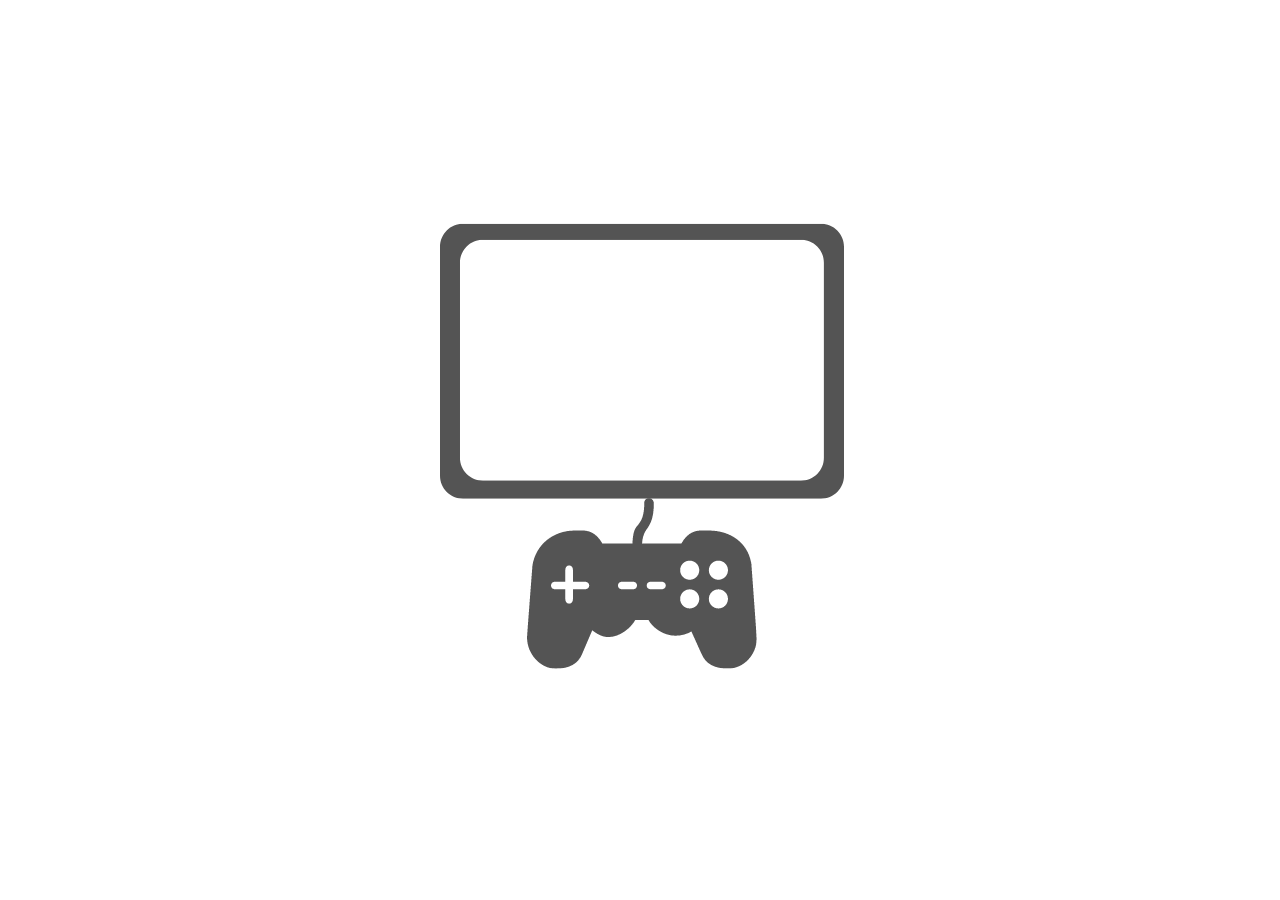
<file: quiz/index.html>
<!DOCTYPE html>
<html lang="ja">
<head>
    <meta charset="UTF-8">
    <meta http-equiv="X-UA-Compatible" content="IE=edge">
    <meta name="viewport" content="width=device-width, initial-scale=1.0">
    <title>SNACクイズ</title>
    <link rel="stylesheet" type="text/css" href="./css/style.css">
    <link href="https://fonts.googleapis.com/css2?family=DotGothic16&display=swap" rel="stylesheet">
    <link rel="icon" href="./img/snac_fb.png">
</head>
<body class="icon">
    <div class="snac">
    <p class="snac_submit" ><input type="submit" onclick="location.href='title.html'"name="submit9" value="SNAC"></p>
</div>
<audio id="btn_SNAC">
    <source src="./se/serect2.mp3">
  </audio>
</body>
</html>
</file>
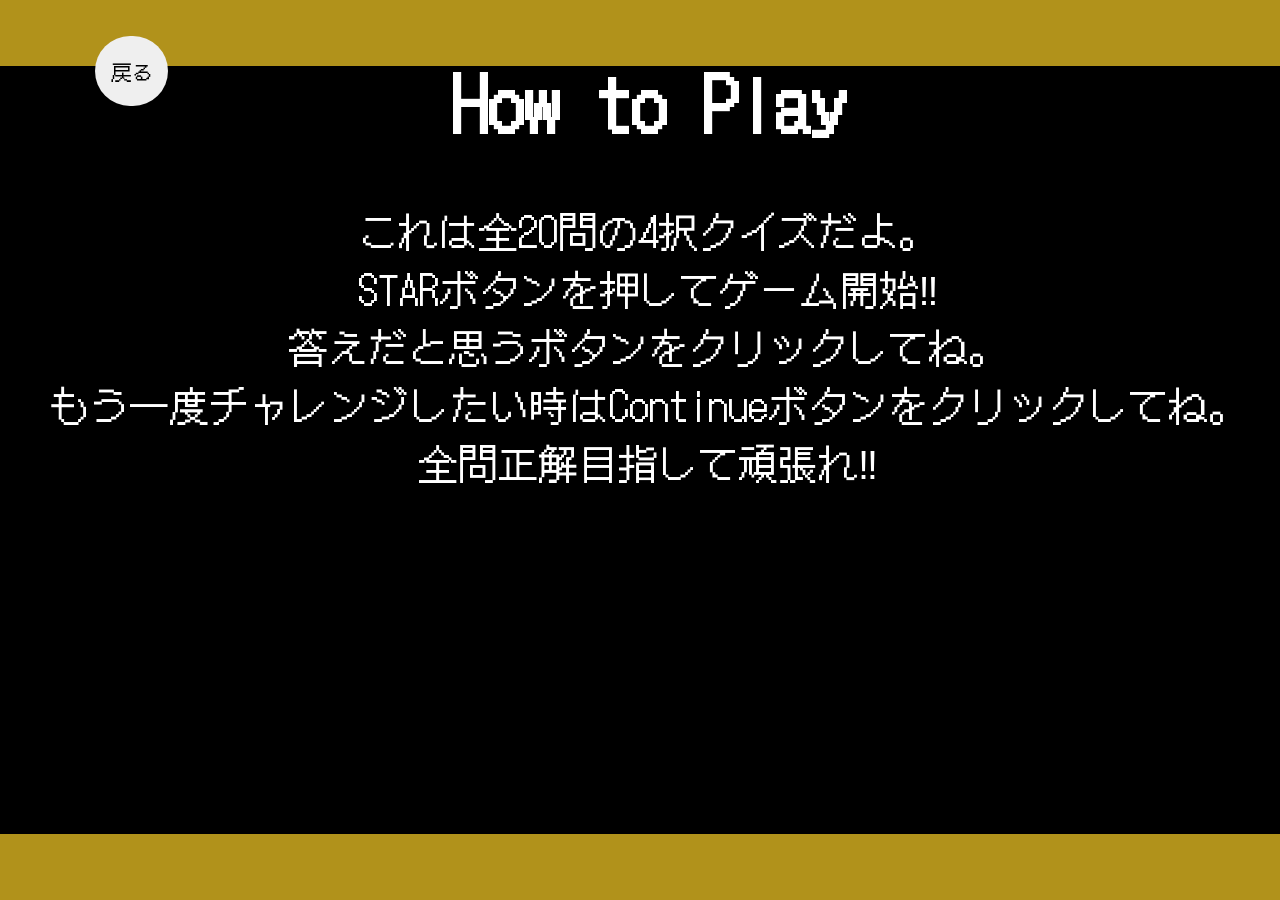
<file: quiz/howtoplay.html>
<!DOCTYPE html>
<head>
    <meta charset="UTF-8">
    <!--meta name="format-detection" content="telephone=no"-->
    <!--meta name="viewport" content="width=device-width"-->
    <title>SNACクイズ</title>
    <link rel="stylesheet" type="text/css" href="./css/style.css">
    <link href="https://fonts.googleapis.com/css2?family=DotGothic16&display=swap" rel="stylesheet">
    <link rel="icon" href="./img/snac_fb.png">
</head>
<body class="howtoplay">
  <audio autoplay>
    <source src="./se/select1.mp3">
  </audio>
  <audio autoplay loop>
    <source src="./se/howtoplay.mp3">
  </audio>

  <!--<div class="howtoplay">-->
    <p class="howto_button" >
    <input class="reverse" type="submit" onclick="location.href='title.html'"name="submit9" value="戻る"></p>
  </div>
  <h1>How to Play</h1>
    <div class="howto-text">
      これは全20問の4択クイズだよ。
      <br>
      STARボタンを押してゲーム開始‼
      <br>
      答えだと思うボタンをクリックしてね。
      <br>
      もう一度チャレンジしたい時はContinueボタンをクリックしてね。
      <br>
      全問正解目指して頑張れ‼
    </div>

  <!--<div class="bgm">
    <button id="yes">((♫))</button>
  </div>
  <script>
  /* ///////////////// index.BGM /////////////////////////////*/
  const bgm_howto = document.getElementById("bgm_howto");
  var yesButton = document.getElementById("yes");
  var audio = new Audio("se/howtoplay.mp3");
  function hideDiv() {
  div.style.display = "none";
  }
  yesButton.addEventListener("click", () => {
  audio.play();
  audio.loop = true;
  hideDiv();
  });
  /* ////////////////////////////////////////////////////////// */
  </script>-->

  <script src="./js/jquery-3.6.1.min.js"></script>
  <script src="./js/common.js"></script>
</body>
</html>
</file>
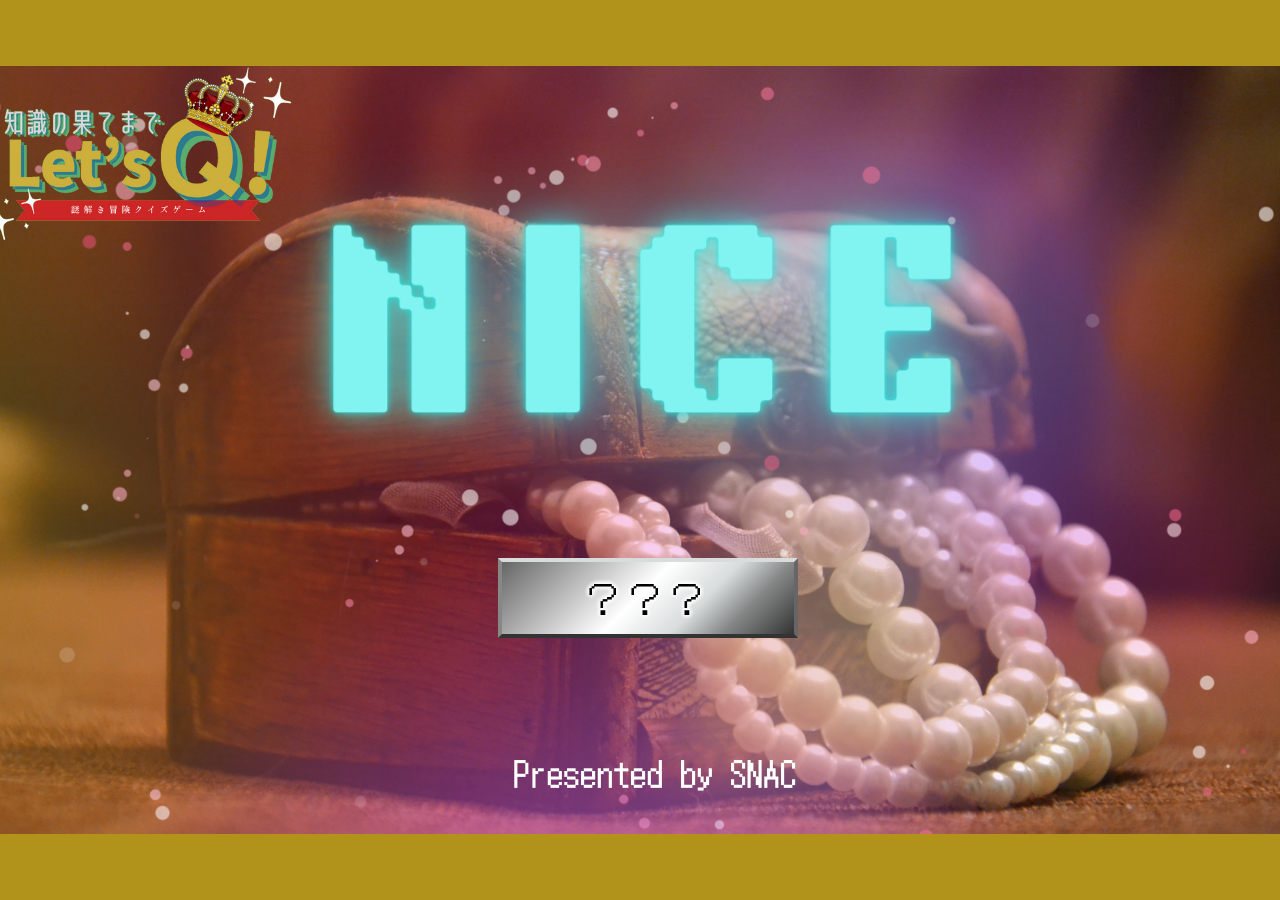
<file: quiz/nice.html>
<!DOCTYPE html>
<head>
    <meta charset="UTF-8">
    <!--meta name="format-detection" content="telephone=no"-->
    <!--meta name="viewport" content="width=device-width"-->
    <title>SNACクイズ</title>
    <link rel="stylesheet" type="text/css" href="./css/style.css">
    <link href="https://fonts.googleapis.com/css2?family=DotGothic16&display=swap" rel="stylesheet">
    <link rel="icon" href="./img/snac_fb.png">

</head>
<body class="nice">
  <audio autoplay>
    <source src="./se/nice.mp3">
  </audio>
  <audio autoplay loop>
    <source src="./se/nice_bgm2.mp3">
  </audio>
    <script src="./js/jquery-3.6.1.min.js"></script>
    <script src="./js/common.js"></script>

    <div class="quizresult">
    <p class="result" >
    <input type="submit" onclick="location.href='staffroll.html'"name="submit9" value="？？？"></p>
    </div>
  </main> 
</body>
 </html>
</file>
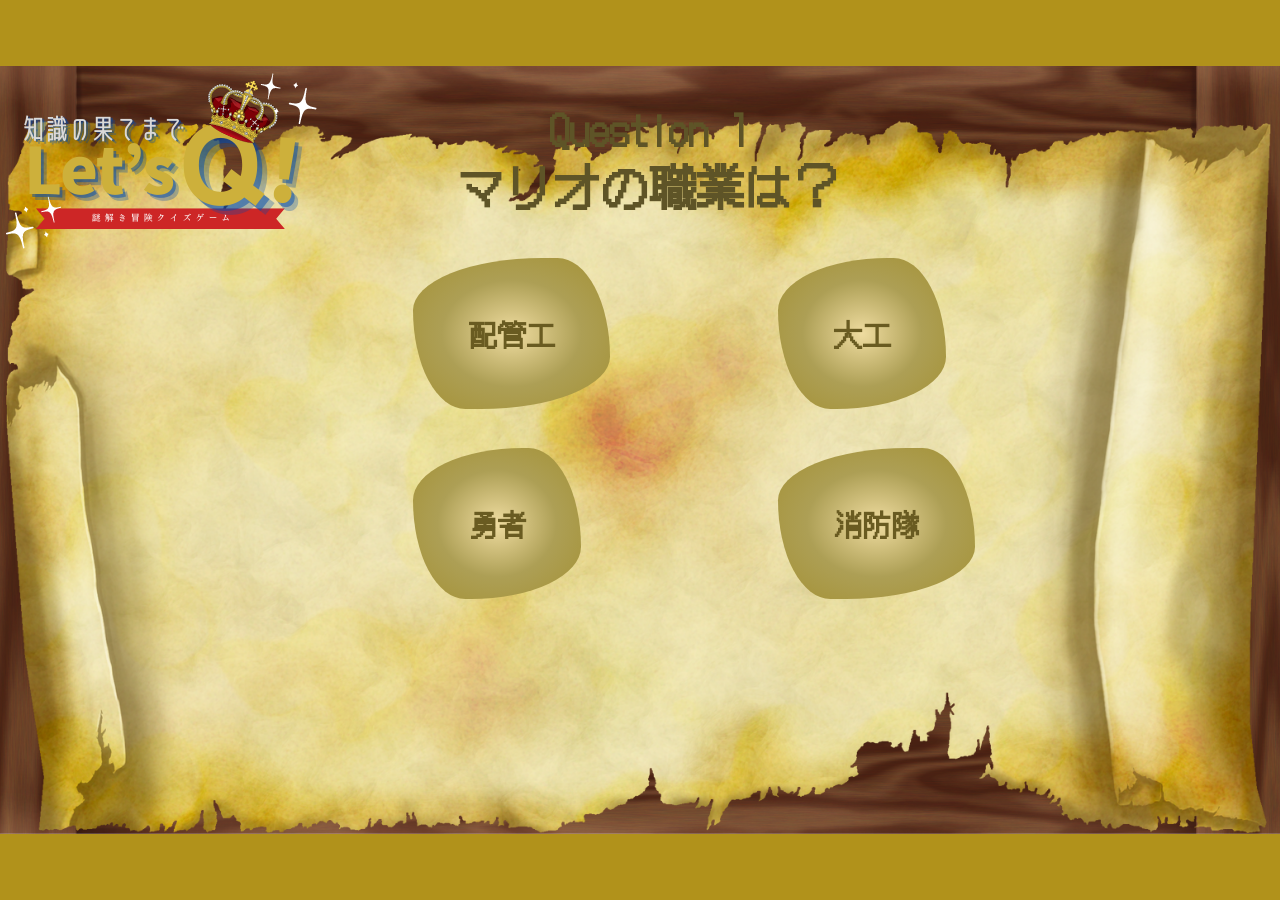
<file: quiz/quiz.html>
<!DOCTYPE html>
<head>
    <meta charset="UTF-8">
    <meta name="format-detection" content="telephone=no">
    <meta name="viewport" content="width=device-width">
    <link rel="stylesheet" type="text/css" href="./css/style.css">
    <link href="https://fonts.googleapis.com/css2?family=DotGothic16&display=swap" rel="stylesheet">
    <title>SNACクイズ</title>
    <link rel="stylesheet" type="text/css" href="./css/style.css">
    <link rel="icon" href="./img/snac_fb.png">

</head>
<body class="quizimg">
  <audio autoplay>
    <source src="./se/select1.mp3">
  </audio>
  <audio autoplay loop>
    <source src="./se/quiz.mp3">
  </audio>
<div class="quiz-content">

  <div class="finish">
    <div class="score-wrap">
      <span class="score">0</span>
      <span class="ja">点</span>
      <span class="full">／200点</span>
    </div>
    <a href="#" class="goback-button">冒険の結果は？</a>
  </div>
  <!--正答の音-->
<audio id="btn_audionice">
  <source src="./se/se_nice.mp3">
</audio>
<audio id="btn_audiobad">
  <source src="./se/se_bad.mp3">
</audio>

    <main class="quiz">
        <div class="inner-block">
          <div class="quiz-content">
            <div class="quiz-question-number"></div>
            <h2 class="quiz-question"></h2>
            <ul class="quiz-answer">
              <li class="name1">
                <!--onclickで音が鳴るように指定-->
              <label class="quiz-button button01" onclick="audio_nice()"> 
                <input name="radio" type="radio" value="" >
                <span class="quiz-text01"></span>
              </label>
              </li>
              <li class="name2">
                <label class="quiz-button button02" onclick="audio_bad()">
                  <input name="radio" type="radio" value="">
                  <span class="quiz-text02"></span>
                </label>
              </li>
              <li class="name3">
                <label class="quiz-button button03" onclick="audio_bad()">
                  <input name="radio" type="radio" value="">
                  <span class="quiz-text03"></span>
                </label>
              </li>
              <li class="name4">
                <label class="quiz-button button04" onclick="audio_bad()">
                  <input name="radio" type="radio" value="">
                  <span class="quiz-text04"></span>
                </label>
              </li>
            </ul>
          </div>
        </div>


        <script>
        function audio_nice() {
          document.getElementById('btn_audionice').currentTime = 0; //連続クリックに対応
          document.getElementById('btn_audionice').play(); //クリックしたら音を再生
      }

        function audio_bad(){
          document.getElementById('btn_audiobad').currentTime = 0;
          document.getElementById('btn_audiobad').play();
        }
      </script>


    <script src="./js/jquery-3.6.1.min.js"></script>
    <script src="./js/common.js"></script>
  </main>
      
</body>
</html>
</file>
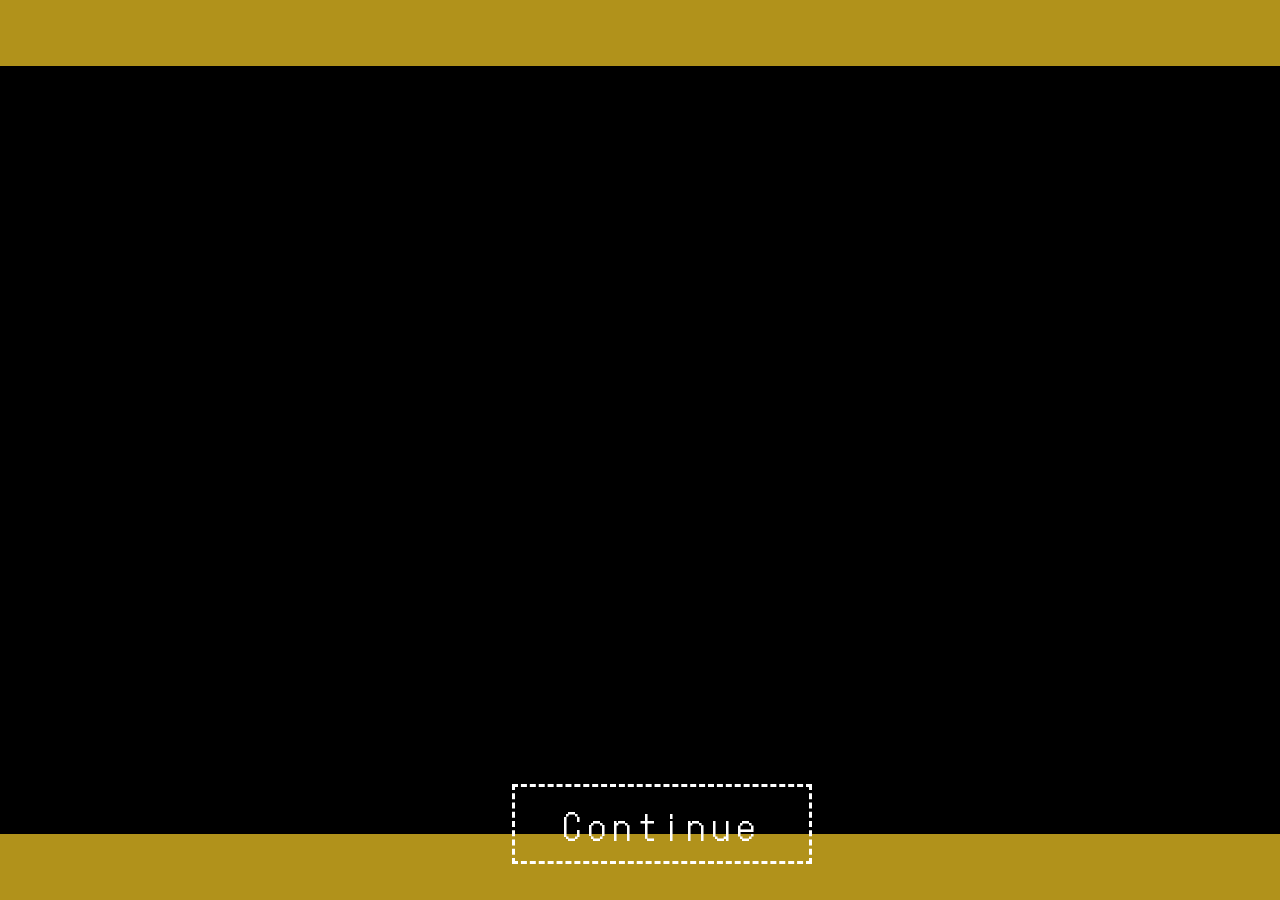
<file: quiz/staffroll.html>
<!DOCTYPE html>
<html lang="ja">
<head>
    <meta charset="UTF-8">
    <meta http-equiv="X-UA-Compatible" content="IE=edge">
    <meta name="viewport" content="width=device-width, initial-scale=1.0">
    <title>SNACクイズ</title>
    <link rel="stylesheet" type="text/css" href="./css/style.css">
    <link href="https://fonts.googleapis.com/css2?family=DotGothic16&display=swap" rel="stylesheet">
    <link rel="icon" href="./img/snac_fb.png">
</head>
<body class="staffroll">
  <audio autoplay>
    <source src="./se/select1.mp3">
  </audio>
    <audio autoplay>
        <source src="./se/shiningstar.mp3">
      </audio>
        <div id="movie">
    <div class="roll-movie">
        <img src="./img/rogo.png"  width="700" height="460">
        SNACプロジェクト
        <br>
        リーダー
        A.N
        <br>
        サブリーダー
        S.K
        <br>
        プランナー
        C.Y
        <br>
        デザイナー
        N.M
        <br>
        エンディングテーマ曲
        「シャイニングスター」
        作詞/作曲 森田交一
        ボーカル　詩歩
        <br>
        BGM・SE担当
        S.K
        C.Y
        N.M
        <br>
        アドバイザー
        赤羽根先生
        臼井先生
        滝田先生
        田中先生
        K.S
        <br>
        スペシャルサンクス
        SHINBI　DESIGN　SCHOOL
        NAYUTAチーム
        ハローワーク栃木
        ハローワーク宇都宮
        ハローワーク佐野
        魔王魂
        <br>
        このゲームはニート達によって
        作られました。
        <br>
        <img src="./img/snac_fb.png" height="200px" width="200px">
      </div>
    </div>
    <div class="quizstaff">
        <p class="Continue" >
        <input type="submit" onclick="location.href='title.html'"name="submit9" value="Continue"></p>
    <script>
      /* ///////////////// story.roll /////////////////////////////*/
      var rollText = document.querySelector("#movie .roll-movie");
      rollText.style.setProperty("bottom" , (rollText.offsetHeight * -1) + "px" , "");
    </script>  
     <script src="./js/jquery-3.6.1.min.js"></script>
     <script src="./js/common.js"></script>
</body>
</html>
</file>
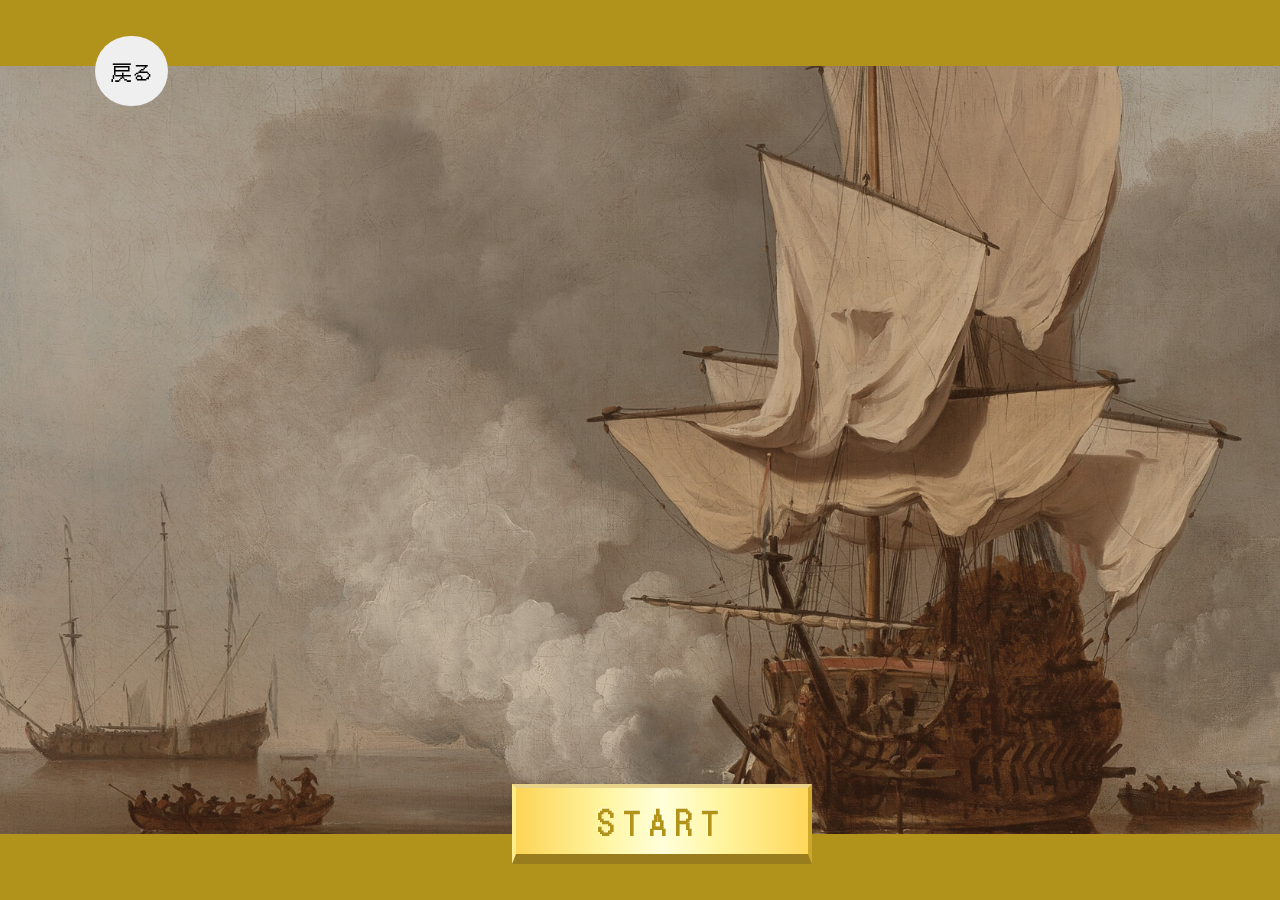
<file: quiz/story.html>
<!DOCTYPE html>
<head>
    <meta charset="UTF-8">
    <!--meta name="format-detection" content="telephone=no"-->
    <!--meta name="viewport" content="width=device-width"-->
    <title>SNACクイズ</title>
    <link rel="stylesheet" type="text/css" href="./css/style.css">
    <link href="https://fonts.googleapis.com/css2?family=DotGothic16&display=swap" rel="stylesheet">
    <link rel="icon" href="./img/snac_fb.png">

</head>
<body class="story">
  <audio autoplay>
    <source src="./se/select1.mp3">
  </audio>
  <audio autoplay>
    <source src="./se/story.mp3">
  </audio>
  <div id="movie">

   <!-- <div class="bgm">
      <button id="yes">((♫))</button>
    </div>-->

    <div class="roll-text">
      富・名声・力、この世のすべてを手に入れた男、
      <br>
      冒険王・ゴールドニート。
      <br>
      彼の死に際に放った一言は
      <br>
      人々を冒険に駆り立てた。
      <br>
      「俺の財宝か? 欲しけりゃくれてやる。
      <br>
      探せ! この世の全てをそこに置いてきた!!」
      <br>
      無職者達は一攫千金を目指し
      <br>
      夢を追いつづける。
      <br>
      世はまさに大冒険時代!
    </div>
  </div>
  <p class="howto_button" >
    <input class="reverse" type="submit" onclick="location.href='title.html'"name="submit9" value="戻る"></p>
 <script>
    /* ///////////////// story.roll /////////////////////////////*/
    var rollText = document.querySelector("#movie .roll-text");
    rollText.style.setProperty("bottom" , (rollText.offsetHeight * -1) + "px" , "");
  </script>  
  
 <!--  <script>
  /* ///////////////// story.BGM /////////////////////////////*/
  const bgm_index = document.getElementById("bgm_story");
  const yesButton = document.getElementById("yes");
  const audio = new Audio("./se/story.mp3");
  function hideDiv() {
  div.style.display = "none";
  }
  yesButton.addEventListener("click", () => {
  audio.play();
  audio.loop = true;
  hideDiv();
  });
  </script>-->

<p class="story_submit" ><input type="submit" onclick="location.href='quiz.html'"name="submit9" value="START"></p>



  <script src="./js/jquery-3.6.1.min.js"></script>
  <script src="./js/common.js"></script>
      
</body>
</html>
</file>
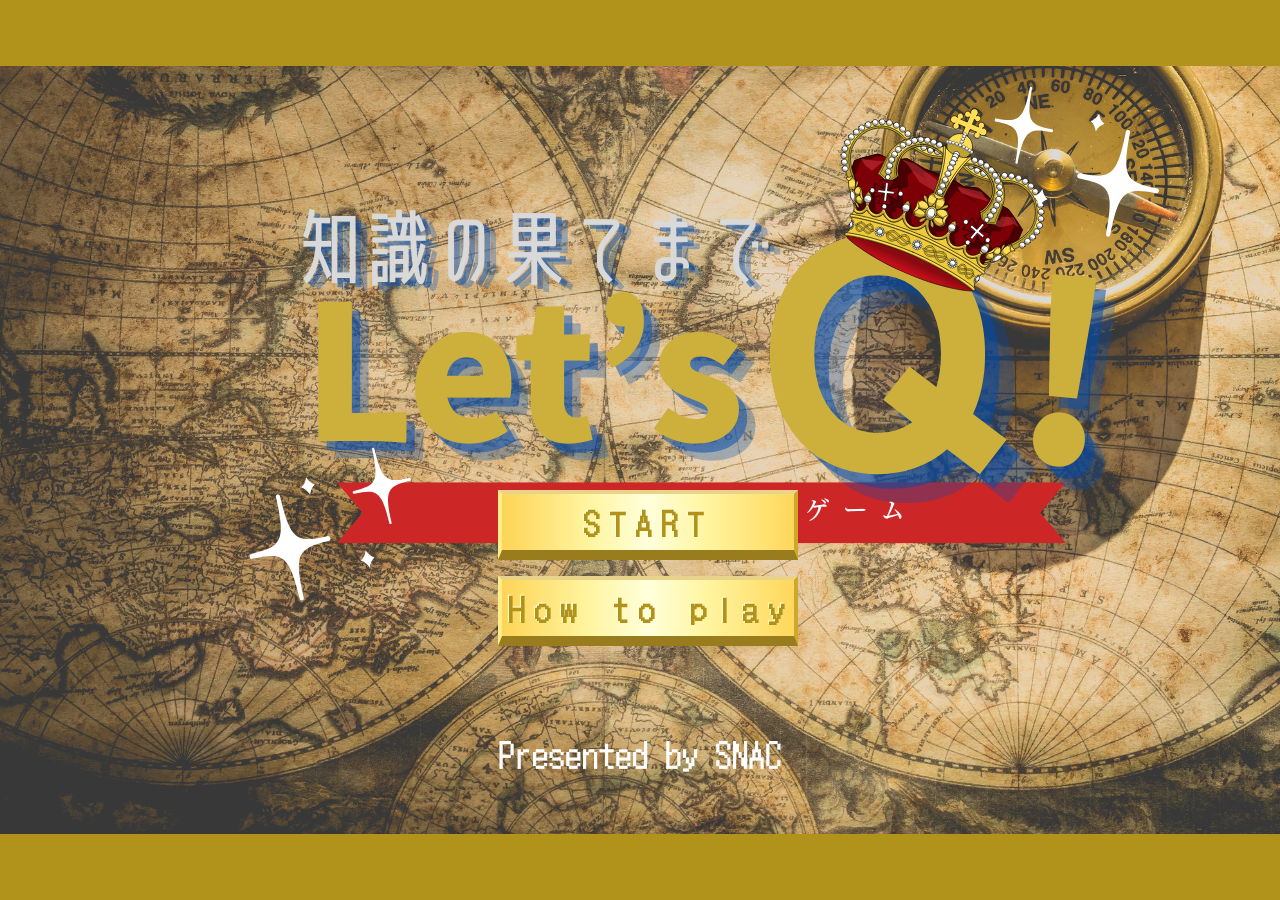
<file: quiz/title.html>
<!DOCTYPE html>
<head>
    <meta charset="UTF-8">
    <!--meta name="format-detection" content="telephone=no"-->
    <!--meta name="viewport" content="width=device-width"-->
    <title>SNACクイズ</title>
    <link rel="stylesheet" type="text/css" href="./css/style.css">
    <link href="https://fonts.googleapis.com/css2?family=DotGothic16&display=swap" rel="stylesheet">
    <link rel="icon" href="./img/snac_fb.png">

</head>
<body class="title">
    <audio autoplay>
        <source src="./se/serect2.mp3">
      </audio>
      <audio autoplay loop>
        <source src="./se/index.mp3">
      </audio>
<div class="index_1">
    <p class="title" ><input type="submit" onclick="location.href='story.html'"name="submit9" value="START"></p>
    <p class="howto" ><input type="submit" onclick="location.href='howtoplay.html'"name="submit9" value="How to play"></p>
</div>
<!--    <div class="bgm">
      <button id="yes">((♫))</button>
    </div>
<script>
    /* ///////////////// index.BGM /////////////////////////////*/
const bgm_index = document.getElementById("bgm_index");
var yesButton = document.getElementById("yes");
var audio = new Audio("./se/index.mp3");
function hideDiv() {
div.style.display = "none";
}
yesButton.addEventListener("click", () => {
audio.play();
audio.loop = true;
hideDiv();
});
/* ////////////////////////////////////////////////////////// */
</script>-->

  </script>
    <script src="./js/jquery-3.6.1.min.js"></script>
    <script src="./js/common.js"></script>

</body>
</html>
</file>
<file: quiz/css/style.css>
.quiz-answer{
    width: 55%;
    display: grid;
    grid-template-columns: repeat(2, 1fr);
    gap: 190px 25px;
    margin: 0px  0px 0px 365px;
    top: 250px;
    position: relative;
}

/* ////////// 〇・✕　演出 ///////// */
  .quiz-answer::before {
    position: absolute;
    width: 500px;
    height: 500px;
    font-size: 500px;
    opacity: 0.7;
    top: -100px;
    left: 0;
    right: 0;
    margin: auto;
    font-weight: bold;
    line-height: 1;
    text-align: center;
    z-index: 2;
    pointer-events: none;
    padding-right: 150px;
  }
  .quiz-answer.is-correct .checked {
    background: #ffb3b3;
  }
  .quiz-answer.is-correct::before {
    content: "〇";
    color: #ffb3b3;
    opacity: 0.5;
  }
  .quiz-answer.is-incorrect .checked {
    background: #b3c7ff;
  }
  .quiz-answer.is-incorrect::before {
    content: "×";
    color: #b3c7ff;
  }
  .quiz-answer li label.is-checked {
    pointer-events: none;
  }
    
  /* ////////////////////////////////// */
  
.quiz-question{
    width: 100%;
    display: flex;
    justify-content: space-evenly;
    /*問題文の配置固定*/
    position: fixed;
    font-family: 'DotGothic16', sans-serif;
    font-weight: bold;
    font-size: 3rem;
    color: #5e5427;
    top: 110px;
    
}
.quiz-question-number{
    width: 100%;
    text-align: center;
    justify-content: space-evenly;
    position: fixed;
    font-family: 'DotGothic16', sans-serif;
    font-weight: bold;
    font-size: 2.5rem;
    top: 100px;
    color: #5e5427;
}
body.title {
    background-image: url(../img/Let’ｓQ.png);
    background-color:  #b1921b;
    background-repeat:  no-repeat;
    background-position: center;  
    object-fit: cover;
    /*これで縦スクロールしなくなる*/
    background-attachment: fixed;
    width: 100%;
    height: 80%;
    overflow: hidden;
}
/*howtoplayわかりませんでした。サイズずれます*/
body.howtoplay {
    background-image: url(../img/black.png);
    background-color:  #b1921b;
    background-repeat:  no-repeat;
    background-position:center center;  
    object-fit: cover;
    background-attachment: fixed;
    width: 100%;
    height: 80%;
    overflow: hidden;
}
/*storyわかりませんでした。サイズずれます*/
/*body.story {
    background-image: url(../img/story.png);
    background-color:  #b1921b;
    background-repeat:  no-repeat;
    background-position:center center;  
    object-fit: cover;
    background-attachment: fixed;
    width: 80%;
    height: 60%;
}*/
body.staffroll{
  background-image: url(../img/black.png);
  background-color:  #b1921b;
  background-repeat:  no-repeat;
  background-position:center center;  
  object-fit: cover;
  background-attachment: fixed;
  width: 100%;
  height: 80%;
  overflow: hidden;
}
body.story {
	background-image: url(../img/story3.png);
  background-color:  #b1921b;
	font-family: 'Kosugi Maru', sans-serif;
  background-repeat:  no-repeat;
  background-position: center;  
  object-fit: cover;
  /*これで縦スクロールしなくなる*/
  background-attachment: fixed;
  width: 100%;
  height: 80%;
}
.story_submit input[type="submit"]{
  width: 300px;
  height: 80px;
  color: #b1921b;
  border-right: 4px solid #cea82c;
  border-bottom: 10px solid #987c1e;
  border-left: 4px solid #ffed8b;
  border-radius: 0;
  border-top: 4px solid #e9d38b;
  font-size: 200%;
  font-weight: bold;
  background: -webkit-gradient(linear, right top, left top, from(#ffd75b), color-stop(30%, #fff5a0), color-stop(40%, #fffabe), color-stop(50%, #ffffdb), color-stop(70%, #fff5a0), to(#fdd456));
  background: -webkit-linear-gradient(right, #ffd75b 0%, #fff5a0 30%, #fffabe 40%, #ffffdb 50%, #fff5a0 70%, #fdd456 100%);
  background: linear-gradient(-90deg, #ffd75b 0%, #fff5a0 30%, #fffabe 40%, #ffffdb 50%, #fff5a0 70%, #fdd456 100%);
  text-shadow: -1px -1px 1px #ffffd9;
  font-family: 'DotGothic16', sans-serif;
  letter-spacing : 10px;
}

.story_submit input[type="submit"]:hover {
  box-shadow: none;
  transform: translateY(5px);
  cursor: pointer;
  text-shadow: 0 0 15px  #fff389,0 0 10px #fff389,0 2px 1px rgb(92, 109, 125);
  box-shadow: 0 0 15px  #ffea2d inset, 0 0 15px #fff389,0 1px 
  }
  
.story_submit {
  position:fixed;
  bottom:20px;
  left: 40%;
}

#movie{
	width : 100%;
	height : 600px;
	overflow:hidden;
	position: fixed;
  }

.roll-text{
	width: 93%;
	text-align: center;
	white-space : pre;
	color:white;
	position:absolute;
	animation: anim-scroll-up 43s linear forwards;
    font-family: 'DotGothic16', sans-serif;
    font-size: 3rem;
  }

  /*スタッフロール*/
  .roll-movie{
    width: 85%;
    text-align: center;
    white-space : pre;
    color:white;
    position:absolute;
    animation: anim-scroll-up 90s linear both;
      font-family: 'DotGothic16', sans-serif;
      font-size: 3rem;
    }


  
  @keyframes anim-scroll-up{
	from{
	  top:auto;
	}
	to{
	  bottom:100%;
	}
  }

  



body.perfect {
    background-image: url(../img/perfect1.png);
    background-color:  #b1921b;
    background-repeat:  no-repeat;
    background-position:center center;  
    object-fit: cover;
    background-attachment: fixed;
    width: 100%;
    height: 80%;
    overflow: hidden;
}

body.nice {
    background-image: url(../img/nice.png);
    background-color:  #b1921b;
    background-repeat:  no-repeat;
    background-position:center center;  
    object-fit: cover;
    background-attachment: fixed;
    width: 100%;
    height: 80%;
    overflow: hidden;
}

body.bad {
    background-image: url(../img/bad.png);
    background-color:  #b1921b;
    background-repeat:  no-repeat;
    background-position:center center;  
    object-fit: cover;
    background-attachment: fixed;
    width: 100%;
    height: 80%;
    overflow: hidden;
}

body.quizimg {
    background-image: url(../img/quiz-map.png);
    background-color:  #b1921b;
    background-repeat:  no-repeat;
    background-position:center center;  
    object-fit: cover;
    background-attachment: fixed;
    width: 100%;
    height: 80%;
    overflow:hidden
}

body.icon{
  background-image: url(../img/snac_icon.png);
  background-color:  #ffffff;
  background-repeat:  no-repeat;
  background-position:center center;  
  object-fit: cover;
  background-attachment: fixed;
  width: 100%;
  height: 80%;
  overflow:hidden
}

/*indexのボタン配置*/
.index_1{
    text-align: center;
    justify-content: space-between;
    margin-top: 490px;
}


.title input[type="submit"]{
    width: 300px;
    height: 70px;
    color: #b1921b;
    border-right: 4px solid #cea82c;
    border-bottom: 10px solid #987c1e;
    border-left: 4px solid #ffed8b;
    border-radius: 0;
    border-top: 4px solid #e9d38b;
    font-size: 200%;
    font-weight: bold;
    background: -webkit-gradient(linear, right top, left top, from(#ffd75b), color-stop(30%, #fff5a0), color-stop(40%, #fffabe), color-stop(50%, #ffffdb), color-stop(70%, #fff5a0), to(#fdd456));
    background: -webkit-linear-gradient(right, #ffd75b 0%, #fff5a0 30%, #fffabe 40%, #ffffdb 50%, #fff5a0 70%, #fdd456 100%);
    background: linear-gradient(-90deg, #ffd75b 0%, #fff5a0 30%, #fffabe 40%, #ffffdb 50%, #fff5a0 70%, #fdd456 100%);
    text-shadow: -1px -1px 1px #ffffd9;
    font-family: 'DotGothic16', sans-serif;
    letter-spacing : 10px;

}


.title input[type="submit"]:hover {
box-shadow: none;
transform: translateY(5px);
cursor: pointer;
text-shadow: 0 0 15px  #fff389,0 0 10px #fff389,0 2px 1px rgb(92, 109, 125);
box-shadow: 0 0 15px  #ffea2d inset, 0 0 15px #fff389,0 1px 
}

.icon{
  text-align: center;
  justify-content: space-between;
  margin-top: 40px;
}

.snac_submit input[type="submit"]{
  width:500px;
  height: 500px;
  font-weight: bold;
  font-size: 6em;
  border: none;
  background-color: #fff;
  font-family: 'DotGothic16', sans-serif;
  letter-spacing : 10px;
  
  opacity:		0;	/* マスクを表示しない */
	background-color: transparent;

}


.snac_submit input[type="submit"]:hover {
  opacity:		1;
}






.howto input[type="submit"]{
  width: 300px;
  height: 70px;
  color: #b1921b;
  border-right: 4px solid #cea82c;
  border-bottom: 10px solid #987c1e;
  border-left: 4px solid #ffed8b;
  border-radius: 0;
  border-top: 4px solid #e9d38b;
  font-size: 200%;
  font-weight: bold;
  background: -webkit-gradient(linear, right top, left top, from(#ffd75b), color-stop(30%, #fff5a0), color-stop(40%, #fffabe), color-stop(50%, #ffffdb), color-stop(70%, #fff5a0), to(#fdd456));
  background: -webkit-linear-gradient(right, #ffd75b 0%, #fff5a0 30%, #fffabe 40%, #ffffdb 50%, #fff5a0 70%, #fdd456 100%);
  background: linear-gradient(-90deg, #ffd75b 0%, #fff5a0 30%, #fffabe 40%, #ffffdb 50%, #fff5a0 70%, #fdd456 100%);
  text-shadow: -1px -1px 1px #ffffd9;
  font-family: 'DotGothic16', sans-serif;
  letter-spacing : 10px;
  margin-bottom: 10px;
}

.howto input[type="submit"]:hover {
box-shadow: none;
transform: translateY(5px);
cursor: pointer;
text-shadow: 0 0 15px  #fff389,0 0 10px #fff389,0 2px 1px rgb(92, 109, 125);
box-shadow: 0 0 15px  #ffea2d inset, 0 0 15px #fff389,0 1px 
}


/* quiz.html内のcss*/
input[type=radio]{
    display: none;
    }

/*答えの文字*/
ul {
    list-style: none;
    font-weight: bold;
    font-size: 1.8rem;
    display: block;
    width: 300px;
    color: #695b21;
}

/*文字の背景*/
label.quiz-button{
    background: radial-gradient(rgb(239, 220, 160),rgb(173, 159, 85), rgb(164, 145, 52));
    text-align: center;
    padding: 55px;
    border-radius: 100% 80px / 80px 100%;
    font-family: 'DotGothic16', sans-serif;
    position: fixed;
}


/*背景ホバー*/
.quiz-button:hover{
    background: radial-gradient(rgb(75, 74, 72),rgb(117, 42, 42), rgb(85, 8, 8));
}

/*文字ホバー*/
.name1:hover {
    color: rgb(255, 0, 0);
    text-shadow: 0 0 5px #fff, 0 0 5px #fff, 0 0 5px #fff, 0 0 5px #fff, 0 0 5px #fff;
    
}

.name2:hover{
    color: rgb(255, 0, 0);
    text-shadow: 0 0 5px #fff, 0 0 5px #fff, 0 0 5px #fff, 0 0 5px #fff, 0 0 5px #fff;
}

.name3:hover{
    color: rgb(255, 0, 0);
    text-shadow: 0 0 5px #fff, 0 0 5px #fff, 0 0 5px #fff, 0 0 5px #fff, 0 0 5px #fff;
}

.name4:hover{
    color: rgb(255, 0, 0);
    text-shadow: 0 0 5px #fff, 0 0 5px #fff, 0 0 5px #fff, 0 0 5px #fff, 0 0 5px #fff;
}

/*perfect、nice,badのボタン*/
div.quizresult {
    width: 100%;
    display: flex;
    justify-content: space-evenly;
}

.result {
  text-align: center;
  margin-top: 550px;
}

.result input[type="submit"]{
    width: 300px;
    height: 80px;
    color: #000;
    border-top: 4px solid #d8dcdc;
    border-right: 4px solid #666;
    border-bottom: 4px solid #333;
    border-left: 4px solid #868888;
    border-radius: 0;
    background-image: -webkit-linear-gradient(135deg, #333 0%, #868888 20%, #d8dcdc 34%, white 53%, #666 100%);
    background-image: linear-gradient(-45deg, #333 0%, #868888 20%, #d8dcdc 34%, white 53%, #666 100%);
    text-shadow: 0 0 5px #fff, 0 0 5px #fff, 0 0 5px #fff, 0 0 5px #fff, 0 0 5px #fff;
    font-family: 'DotGothic16', sans-serif;
    font-size: 220%;
    letter-spacing : 7px;
    }
    
.result input[type="submit"]:hover {
box-shadow: none;
transform: translateY(5px);
cursor: pointer;
text-shadow: 0 0 7px #fff, 0 0 7px #fff, 0 0 7px #fff, 0 0 7px #fff, 0 0 7px #fff, 0 0 7px #fff, 0 0 7px #fff, 0 0 7px #fff;
box-shadow: 0 0 15px  #d8dcdc inset, 0 0 15px white,0 1px 

}


/*スタッフロールボタン*/

div.quizstaff {
  width: 100%;
  display: flex;
  justify-content: space-evenly;
}
.Continue {
  position:fixed;
  bottom:20px;
  left: 40%;
}
.Continue input[type="submit"]{
  width: 300px;
  height: 80px;
  color: rgb(255, 255, 255);
  background: transparent;
  border: dashed #fff;
  font-family: 'DotGothic16', sans-serif;
  font-size: 220%;
  letter-spacing : 7px;
  }
  
.Continue input[type="submit"]:hover {
box-shadow: none;
transform: translateY(5px);
cursor: pointer;
text-decoration: underline dashed;

}

/* ///最終問題の背景/// */
.finish {
    display: none;
    text-align: center;
    position: absolute;
    width: 100%;
    height: 100%;
    top: 0;
    left: 0;
    align-items: center;
    justify-content: center;
    flex-direction: column;
    background-color: rgba(0, 0, 0, 0.6);
    z-index: 3;
  }
  .finish.is-show {
    display: flex;
  }
  .finish .score-wrap {
    text-align: center;
    color: #fff;
  }
  .finish .score-wrap .score {
    font-size: 80px;
    font-weight: bold;
  }
  .finish .score-wrap .ja {
    font-size: 34px;
  }
  .finish .score-wrap .full {
    font-size: 24px;
  }
  .finish .goback-button {
    font-size: 2rem;
    color: #fff;
    margin-top: 30px;
    display: inline-block;
    font-family: 'DotGothic16', sans-serif;
  }
/* //////////////////////// */

/*index,howto,story.quizのbgmのボタンの配置*/
/*.bgm {
    position:fixed;
    right: 95px;
    bottom:20px;
}

/*リザルト画面のボタン*/

/*#result_button{
position: fixed;
right: 95px;
bottom: 20px;
}



#yes{
width: 73px;
height: 70px;
color: rgb(113, 113, 113);
background-color: #b8b8b8;
border: none;
border-radius: 300px;
font-family: 'DotGothic16', sans-serif;
font-size: 130%;
}

#yes:hover{
  color: rgb(0, 0, 0);
  background-color: #3e3e3e;
}

/*戻るボタン*/
.howto_button{
  position: fixed;
  left: 95px;
  top: 20px;
}

.reverse{
  width: 73px;
  height: 70px;
  border-radius: 300px;
  border: none;
  font-family: 'DotGothic16', sans-serif;
  font-size: 130%;
}

.reverse:hover{
  color: #fff;
  background-color: #3e3e3e;
}

.reverse::before { /* くの字の表示設定 */
left: 4px;
box-sizing: border-box;
width: 4px;
height: 4px;
border: 4px solid transparent;
border-left: 4px solid #fff;
}

.reverse::after { /* 棒の表示設定 */
  left: 0;
  width: 6px;
  height: 4px;
  border-left: 4px solid #fff;
}

h1{
  display: flex;
  text-align: center;
  color: #fff;
  justify-content: center;
  font-family: 'DotGothic16', sans-serif;
  font-size: 4.5em;
}
.howto-text{
  display: flex;
  text-align: center;
  color: #fff;
  justify-content: center;
  font-family: 'DotGothic16', sans-serif;
    font-size: 2.5rem;
}
</file>
